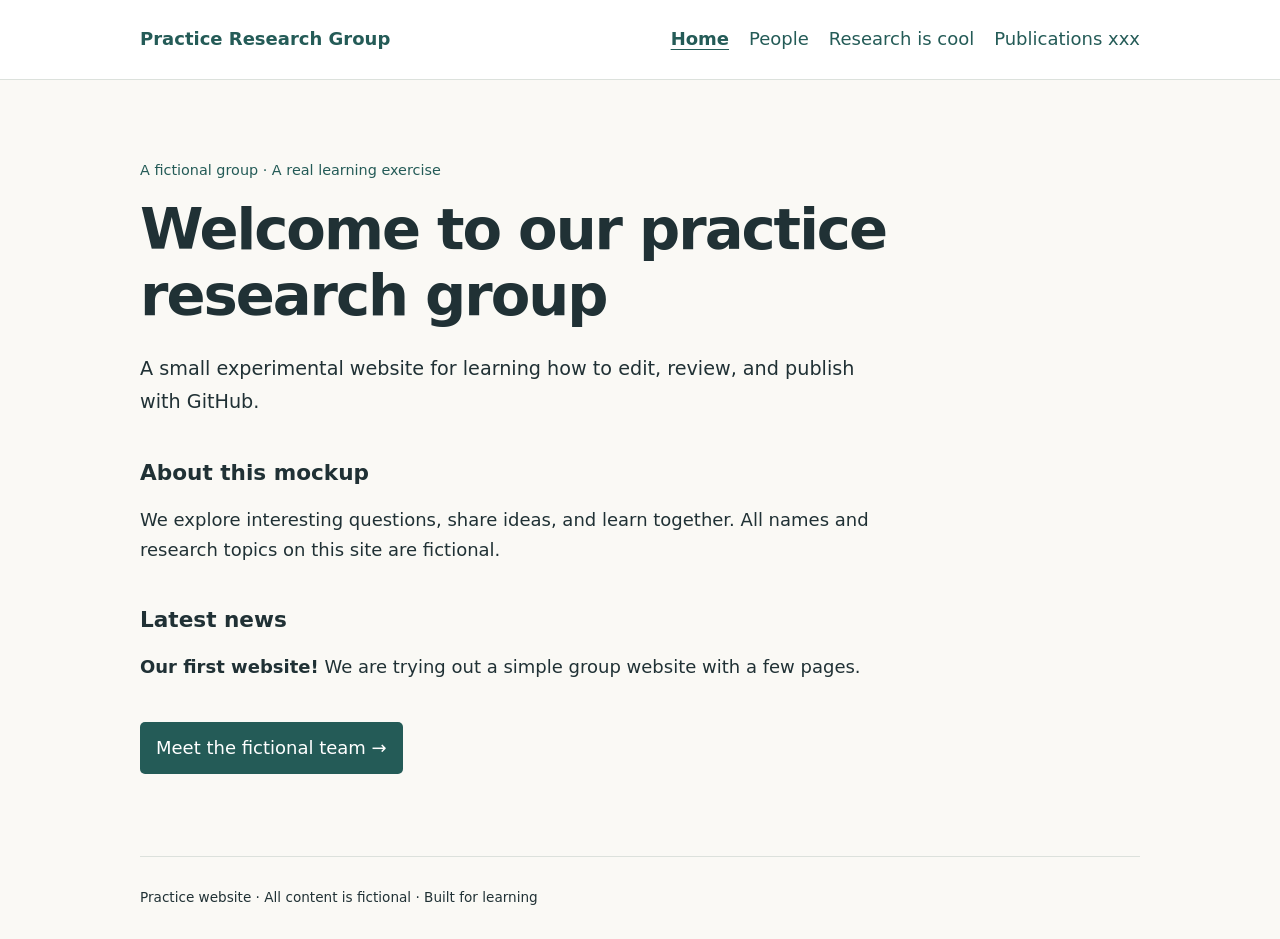
<file: index.html>
<!doctype html>
<html lang="en">
<head>
  <meta charset="utf-8">
  <meta name="viewport" content="width=device-width, initial-scale=1">
  <meta name="description" content="A fictional research group website for practising GitHub editing.">
  <title>Home · Practice Research Group</title>
  <link rel="stylesheet" href="style.css">
</head>
<body>
<a class="skip-link" href="#main">Skip to content</a>
<header><div class="shell"><a class="brand" href="index.html">Practice Research Group</a><nav aria-label="Main navigation"><a href="index.html" aria-current="page">Home</a>
<a href="people.html">People</a>
<a href="research.html">Research is cool</a>
<a href="publications.html">Publications xxx</a></nav></div></header>
<main id="main" class="shell"><p class="eyebrow">A fictional group · A real learning exercise</p><h1>Welcome to our practice research group</h1><p class="intro">A small experimental website for learning how to edit, review, and publish with GitHub.</p><section><h2>About this mockup</h2><p>We explore interesting questions, share ideas, and learn together. All names and research topics on this site are fictional.</p></section><section><h2>Latest news</h2><!-- EDIT: Change this news item to practise editing. --><p><strong>Our first website!</strong> We are trying out a simple group website with a few pages.</p></section><p><a class="button" href="people.html">Meet the fictional team →</a></p></main>
<footer class="shell"><p>Practice website · All content is fictional · Built for learning</p></footer>
</body>
</html>
</file>
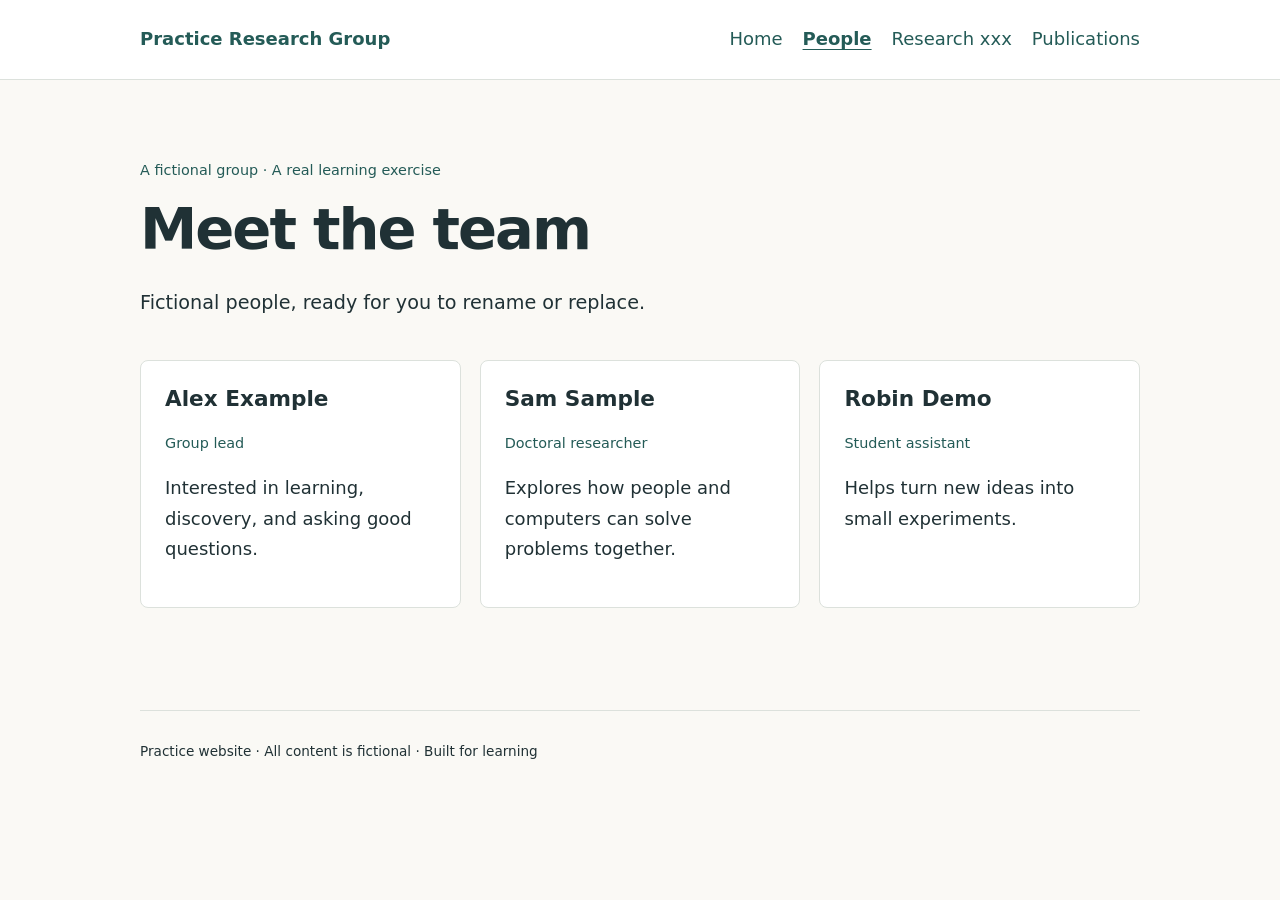
<file: people.html>
<!doctype html>
<html lang="en">
<head>
  <meta charset="utf-8">
  <meta name="viewport" content="width=device-width, initial-scale=1">
  <meta name="description" content="A fictional research group website for practising GitHub editing.">
  <title>People · Practice Research Group</title>
  <link rel="stylesheet" href="style.css">
</head>
<body>
<a class="skip-link" href="#main">Skip to content</a>
<header><div class="shell"><a class="brand" href="index.html">Practice Research Group</a><nav aria-label="Main navigation"><a href="index.html">Home</a>
<a href="people.html" aria-current="page">People</a>
<a href="research.html">Research xxx</a>
<a href="publications.html">Publications</a></nav></div></header>
<main id="main" class="shell"><p class="eyebrow">A fictional group · A real learning exercise</p><h1>Meet the team</h1><p class="intro">Fictional people, ready for you to rename or replace.</p><!-- EDIT: Copy an article to add another person. --><div class="cards"><article><h2>Alex Example</h2><p class="label">Group lead</p><p>Interested in learning, discovery, and asking good questions.</p></article><article><h2>Sam Sample</h2><p class="label">Doctoral researcher</p><p>Explores how people and computers can solve problems together.</p></article><article><h2>Robin Demo</h2><p class="label">Student assistant</p><p>Helps turn new ideas into small experiments.</p></article></div></main>
<footer class="shell"><p>Practice website · All content is fictional · Built for learning</p></footer>
</body>
</html>
</file>
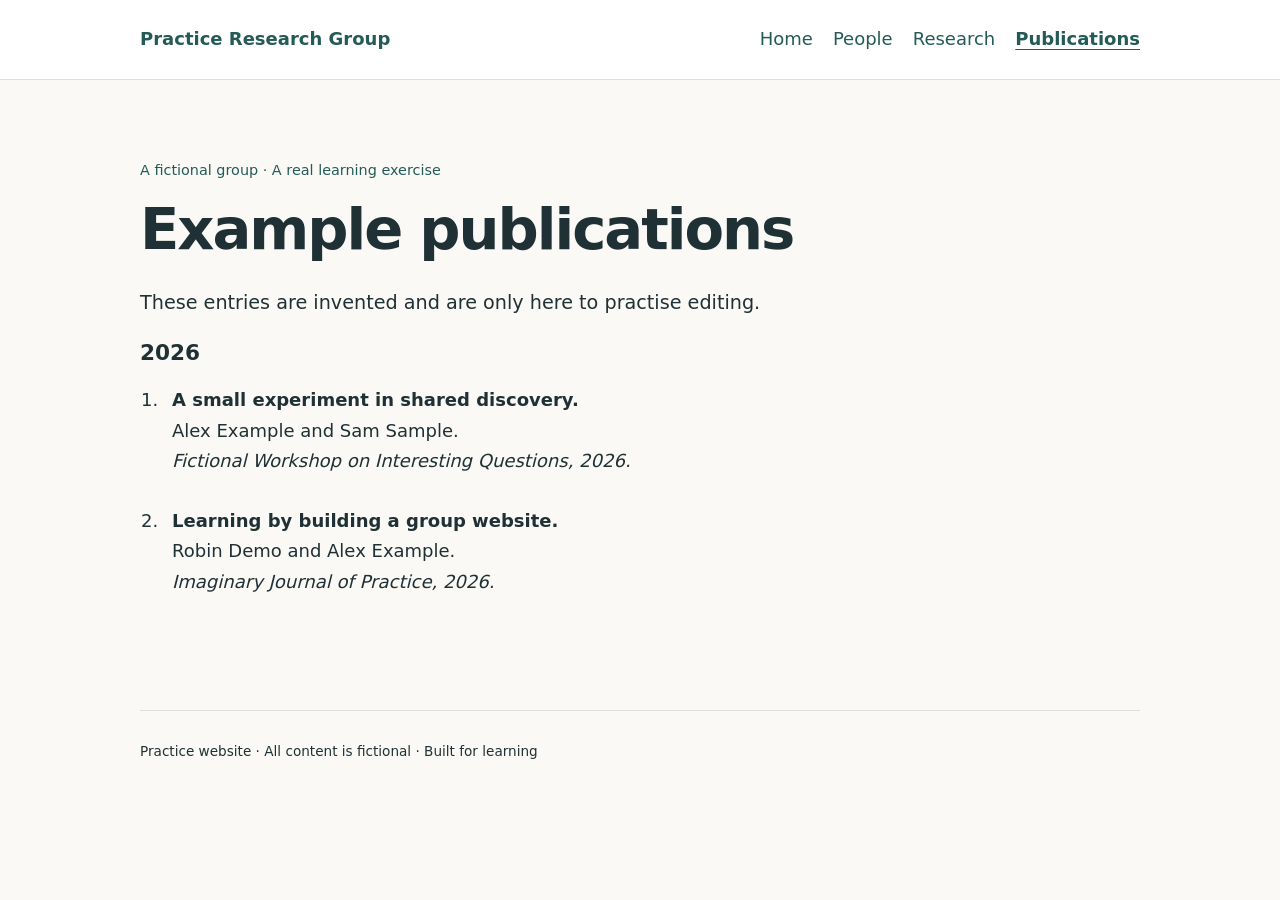
<file: publications.html>
<!doctype html>
<html lang="en">
<head>
  <meta charset="utf-8">
  <meta name="viewport" content="width=device-width, initial-scale=1">
  <meta name="description" content="A fictional research group website for practising GitHub editing.">
  <title>Publications · Practice Research Group</title>
  <link rel="stylesheet" href="style.css">
</head>
<body>
<a class="skip-link" href="#main">Skip to content</a>
<header><div class="shell"><a class="brand" href="index.html">Practice Research Group</a><nav aria-label="Main navigation"><a href="index.html">Home</a>
<a href="people.html">People</a>
<a href="research.html">Research</a>
<a href="publications.html" aria-current="page">Publications</a></nav></div></header>
<main id="main" class="shell"><p class="eyebrow">A fictional group · A real learning exercise</p><h1>Example publications</h1><p class="intro">These entries are invented and are only here to practise editing.</p><!-- EDIT: Add a publication by copying an li element. --><h2>2026</h2><ol class="publications"><li><strong>A small experiment in shared discovery.</strong><br>Alex Example and Sam Sample.<br><em>Fictional Workshop on Interesting Questions, 2026.</em></li><li><strong>Learning by building a group website.</strong><br>Robin Demo and Alex Example.<br><em>Imaginary Journal of Practice, 2026.</em></li></ol></main>
<footer class="shell"><p>Practice website · All content is fictional · Built for learning</p></footer>
</body>
</html>
</file>
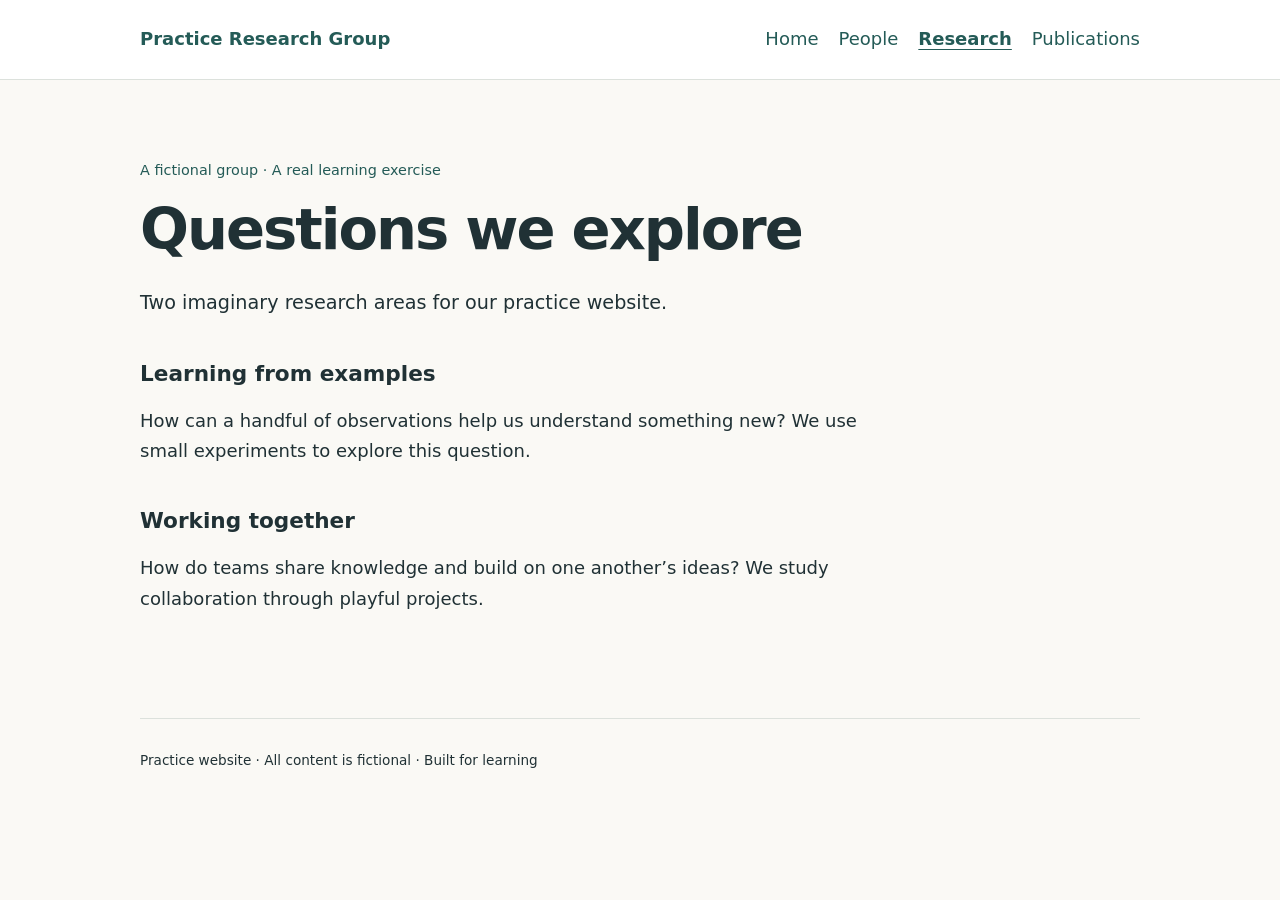
<file: research.html>
<!doctype html>
<html lang="en">
<head>
  <meta charset="utf-8">
  <meta name="viewport" content="width=device-width, initial-scale=1">
  <meta name="description" content="A fictional research group website for practising GitHub editing.">
  <title>Research · Practice Research Group</title>
  <link rel="stylesheet" href="style.css">
</head>
<body>
<a class="skip-link" href="#main">Skip to content</a>
<header><div class="shell"><a class="brand" href="index.html">Practice Research Group</a><nav aria-label="Main navigation"><a href="index.html">Home</a>
<a href="people.html">People</a>
<a href="research.html" aria-current="page">Research</a>
<a href="publications.html">Publications</a></nav></div></header>
<main id="main" class="shell"><p class="eyebrow">A fictional group · A real learning exercise</p><h1>Questions we explore</h1><p class="intro">Two imaginary research areas for our practice website.</p><!-- EDIT: Change a topic title or description below. --><section><h2>Learning from examples</h2><p>How can a handful of observations help us understand something new? We use small experiments to explore this question.</p></section><section><h2>Working together</h2><p>How do teams share knowledge and build on one another’s ideas? We study collaboration through playful projects.</p></section></main>
<footer class="shell"><p>Practice website · All content is fictional · Built for learning</p></footer>
</body>
</html>
</file>
<file: style.css>
/* EDIT: Change the accent colour below to try a new look. */
:root { --accent: #245b57; --ink: #203135; --paper: #faf9f5; }
* { box-sizing: border-box; }
body { margin: 0; background: var(--paper); color: var(--ink); font: 18px/1.7 system-ui, sans-serif; }
a { color: var(--accent); text-underline-offset: .2em; }
a:focus-visible { outline: 3px solid #a44617; outline-offset: 5px; }
.shell { width: min(100% - 3rem, 1000px); margin-inline: auto; }
header { background: white; border-bottom: 1px solid #dce1dc; padding: 1.5rem 0; }
header .shell { display: flex; align-items: center; justify-content: space-between; gap: 1rem; flex-wrap: wrap; }
.brand { font-weight: 750; text-decoration: none; }
nav { display: flex; gap: 1.25rem; flex-wrap: wrap; }
nav a { text-decoration: none; }
nav a[aria-current] { text-decoration: underline; font-weight: 700; }
main { padding-block: 4rem; min-height: 70vh; }
.eyebrow, .label { color: var(--accent); font-size: .9rem; }
h1 { font-size: clamp(2rem, 5vw, 3.6rem); line-height: 1.15; max-width: 850px; margin: .8rem 0 1.5rem; letter-spacing: -.035em; }
h2 { font-size: 1.35rem; line-height: 1.3; }
.intro { font-size: 1.2rem; max-width: 720px; }
section { max-width: 760px; margin-block: 2.5rem; }
.cards { display: grid; grid-template-columns: repeat(auto-fit, minmax(min(100%, 240px), 1fr)); gap: 1.2rem; margin-top: 2.5rem; }
article { padding: 1.5rem; background: white; border: 1px solid #dce1dc; border-radius: 8px; }
article h2 { margin-top: 0; }
.button { display: inline-block; background: var(--accent); color: white; padding: .65rem 1rem; border-radius: 5px; text-decoration: none; }
.publications { padding-left: 1.5rem; max-width: 760px; }
.publications li { padding-left: .5rem; margin-bottom: 1.8rem; }
footer { border-top: 1px solid #dce1dc; padding-block: 1rem; font-size: .85rem; }
.skip-link { position: absolute; top: -100px; background: white; padding: .5rem; }
.skip-link:focus { top: 0; }
@media (max-width: 600px) { main { padding-block: 2.5rem; } nav { gap: 1rem; } }
</file>
